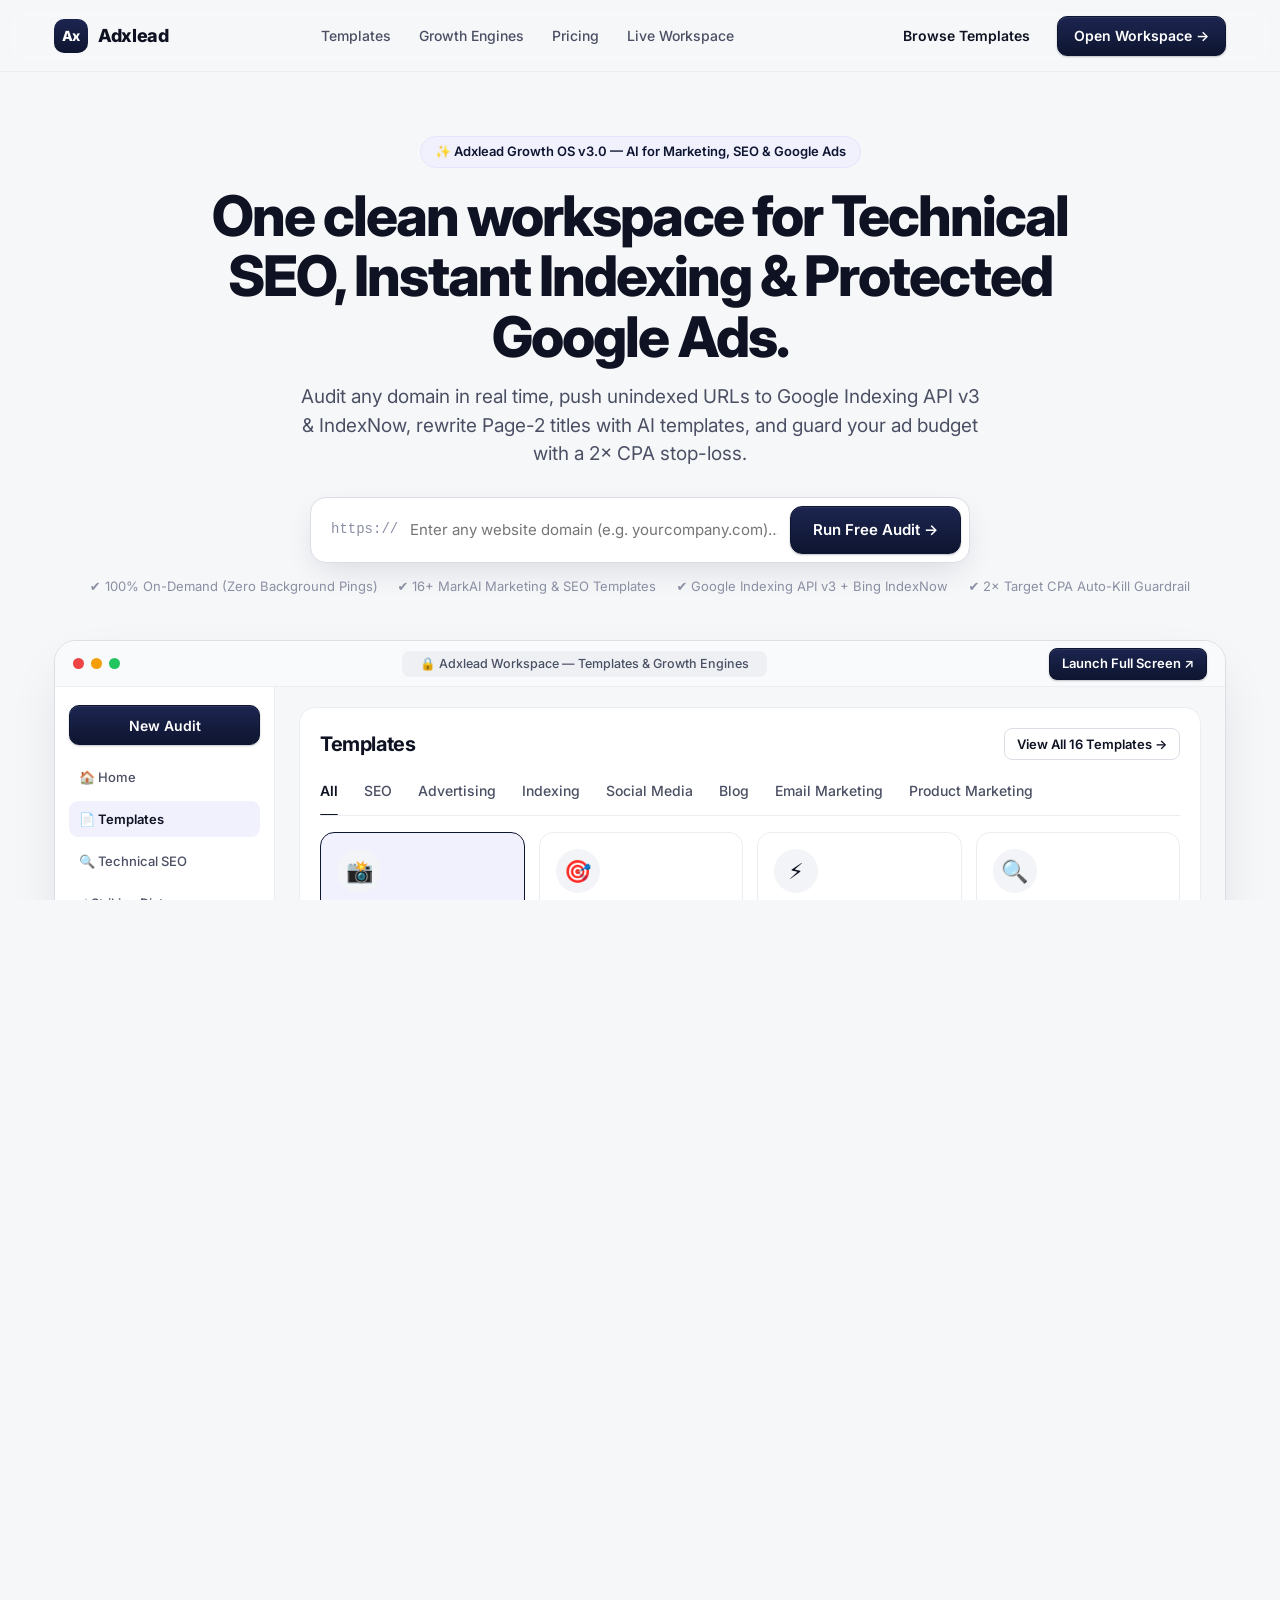
<file: index.html>
<!DOCTYPE html>
<html lang="en">
<head>
  <meta charset="UTF-8">
  <meta name="viewport" content="width=device-width, initial-scale=1.0">
  <title>Adxlead — AI for Marketing, Technical SEO & Protected Google Ads</title>
  <meta name="description" content="Adxlead Growth OS: 16+ AI marketing & SEO templates, live technical SEO crawler, Google Indexing API v3 & IndexNow dispatcher, striking-distance quick wins, and 2× CPA stop-loss Google Ads automation.">
  <link rel="preconnect" href="https://fonts.googleapis.com">
  <link rel="preconnect" href="https://fonts.gstatic.com" crossorigin>
  <link href="https://fonts.googleapis.com/css2?family=Inter:wght@400;500;600;700;800&display=swap" rel="stylesheet">
  <link rel="stylesheet" href="/assets/base.css">
  <style>
    /* ---------- Marketing Site Layout (MarkAI Clean SaaS Style) ---------- */
    .container { max-width: 1220px; margin: 0 auto; padding: 0 24px; }
    .site-nav {
      position: sticky; top: 0; z-index: 90; height: 72px;
      background: rgba(246, 247, 249, .88); backdrop-filter: saturate(160%) blur(10px);
      border-bottom: 1px solid var(--border); display: flex; align-items: center;
    }
    .nav-inner { width: 100%; display: flex; align-items: center; justify-content: space-between; gap: 20px; }
    .nav-links { display: flex; align-items: center; gap: 28px; font-weight: 500; color: var(--text-2); }
    .nav-links a:hover { color: var(--text); }
    .brand-link { display: inline-flex; align-items: center; gap: 10px; font-weight: 800; font-size: 18px; letter-spacing: -0.02em; }
    .brand-icon { width: 34px; height: 34px; border-radius: 10px; background: linear-gradient(180deg, var(--primary-2), var(--primary)); color: #fff; display: inline-flex; align-items: center; justify-content: center; font-size: 14px; font-weight: 800; }

    /* Hero */
    .hero { padding: 64px 0 40px; text-align: center; }
    .hero-badge {
      display: inline-flex; align-items: center; gap: 8px; height: 32px; padding: 0 14px;
      border-radius: 999px; background: var(--lavender); border: 1px solid var(--lavender-2);
      color: var(--primary); font-size: 13px; font-weight: 600;
    }
    .hero h1 {
      font-size: clamp(34px, 5vw, 56px); line-height: 1.08; font-weight: 800;
      letter-spacing: -0.035em; max-width: 860px; margin: 18px auto 16px;
    }
    .hero p.lead {
      font-size: clamp(16px, 2vw, 19px); color: var(--text-2); max-width: 680px; margin: 0 auto 28px;
    }
    .hero-audit-box {
      max-width: 660px; margin: 0 auto; padding: 8px; border-radius: 16px;
      background: var(--surface); border: 1px solid var(--border-strong);
      box-shadow: var(--shadow-lg); display: flex; align-items: center; gap: 10px;
    }
    .hero-audit-box .prefix { padding-left: 12px; color: var(--muted); font-family: ui-monospace, monospace; font-size: 14px; }
    .hero-audit-box input {
      flex: 1; border: 0; outline: none; height: 44px; font-size: 15px; background: transparent; min-width: 0;
    }
    .hero-meta { margin-top: 14px; display: flex; justify-content: center; gap: 20px; flex-wrap: wrap; font-size: 13px; color: var(--muted); }

    /* Browser Mockup Preview (MarkAI Live Frame) */
    .browser-frame {
      margin-top: 44px; border-radius: 22px; background: var(--surface);
      border: 1px solid var(--border-strong); box-shadow: 0 24px 60px -16px rgba(15, 18, 34, .14);
      overflow: hidden; text-align: left;
    }
    .browser-bar {
      height: 46px; padding: 0 18px; background: #F9FAFB; border-bottom: 1px solid var(--border);
      display: flex; align-items: center; justify-content: space-between;
    }
    .browser-dots { display: flex; gap: 7px; }
    .browser-dots span { width: 11px; height: 11px; border-radius: 50%; }
    .browser-url {
      padding: 4px 18px; border-radius: 8px; background: #EEF0F4; color: var(--text-2);
      font-size: 12.5px; font-weight: 500; display: inline-flex; align-items: center; gap: 6px;
    }
    .preview-shell { display: grid; grid-template-columns: 220px minmax(0, 1fr); background: var(--bg); }
    .preview-side { background: var(--surface); border-right: 1px solid var(--border); padding: 18px 14px; display: flex; flex-direction: column; gap: 6px; }
    .preview-nav-item { display: flex; align-items: center; gap: 10px; height: 36px; padding: 0 10px; border-radius: 9px; font-size: 13px; color: var(--text-2); font-weight: 500; }
    .preview-nav-item.active { background: var(--lavender); color: var(--text); font-weight: 600; }
    .preview-main { padding: 20px 24px; }
    .preview-panel { background: var(--surface); border: 1px solid var(--border); border-radius: 16px; padding: 20px; }
    .preview-grid { display: grid; grid-template-columns: repeat(4, minmax(0, 1fr)); gap: 14px; margin-top: 16px; }
    .p-card {
      padding: 16px; border-radius: 14px; border: 1px solid var(--border); background: var(--surface);
      display: flex; flex-direction: column; gap: 6px; transition: transform .15s, box-shadow .15s;
    }
    .p-card:hover { transform: translateY(-2px); box-shadow: var(--shadow); }
    .p-card.selected { background: var(--lavender); border-color: var(--primary); }
    .p-card h4 { font-size: 14px; font-weight: 600; margin-top: 6px; }
    .p-card p { font-size: 12.5px; color: var(--muted); line-height: 1.45; }

    /* Sections */
    .section { padding: 72px 0; }
    .section-head { text-align: center; max-width: 680px; margin: 0 auto 44px; }
    .section-head h2 { font-size: clamp(26px, 3.5vw, 38px); font-weight: 800; letter-spacing: -0.03em; margin-top: 10px; }
    .section-head p { color: var(--text-2); font-size: 16px; margin-top: 10px; }

    .bento-grid { display: grid; grid-template-columns: repeat(3, minmax(0, 1fr)); gap: 20px; }
    .bento-card {
      background: var(--surface); border: 1px solid var(--border); border-radius: 18px;
      padding: 26px; box-shadow: var(--shadow-sm); display: flex; flex-direction: column; gap: 10px;
    }
    .bento-card h3 { font-size: 18px; font-weight: 700; }
    .bento-card p { color: var(--text-2); font-size: 14px; line-height: 1.55; }

    /* Pricing */
    .pricing-grid { display: grid; grid-template-columns: repeat(3, minmax(0, 1fr)); gap: 20px; align-items: stretch; }
    .price-card {
      background: var(--surface); border: 1px solid var(--border); border-radius: 20px;
      padding: 28px; display: flex; flex-direction: column; gap: 16px; box-shadow: var(--shadow-sm);
    }
    .price-card.featured {
      background: var(--lavender); border: 2px solid var(--primary);
      box-shadow: var(--shadow-lg);
    }
    .price-amt { font-size: 38px; font-weight: 800; letter-spacing: -0.03em; }
    .price-amt small { font-size: 14px; font-weight: 500; color: var(--text-2); }
    .feat-list { list-style: none; margin: 0; padding: 0; display: flex; flex-direction: column; gap: 10px; font-size: 13.5px; color: var(--text-2); }
    .feat-list li { display: flex; align-items: center; gap: 8px; }
    .feat-list li b { color: var(--green); }

    /* Footer */
    .site-footer { border-top: 1px solid var(--border); background: var(--surface); padding: 40px 0; margin-top: 40px; }

    @media (max-width: 980px) {
      .preview-shell { grid-template-columns: 1fr; }
      .preview-side { display: none; }
      .preview-grid { grid-template-columns: repeat(2, minmax(0, 1fr)); }
      .bento-grid, .pricing-grid { grid-template-columns: 1fr; }
      .nav-links { display: none; }
    }
    @media (max-width: 560px) {
      .preview-grid { grid-template-columns: 1fr; }
      .hero-audit-box { flex-direction: column; align-items: stretch; }
      .hero-audit-box .prefix { display: none; }
    }
  </style>
</head>
<body>

  <!-- ================= NAVBAR ================= -->
  <header class="site-nav">
    <div class="container nav-inner">
      <a href="/" class="brand-link">
        <span class="brand-icon">Ax</span>
        <span>Adxlead</span>
      </a>

      <nav class="nav-links">
        <a href="#templates">Templates</a>
        <a href="#features">Growth Engines</a>
        <a href="#pricing">Pricing</a>
        <a href="/app?view=templates">Live Workspace</a>
      </nav>

      <div class="row gap-10">
        <a class="btn btn-ghost" href="/app?view=templates">Browse Templates</a>
        <a class="btn btn-primary" href="/app">Open Workspace →</a>
      </div>
    </div>
  </header>

  <!-- ================= HERO ================= -->
  <section class="hero">
    <div class="container">
      <span class="hero-badge">✨ Adxlead Growth OS v3.0 — AI for Marketing, SEO &amp; Google Ads</span>
      <h1>One clean workspace for Technical SEO, Instant Indexing &amp; Protected Google Ads.</h1>
      <p class="lead">
        Audit any domain in real time, push unindexed URLs to Google Indexing API v3 &amp; IndexNow, rewrite Page-2 titles with AI templates, and guard your ad budget with a 2× CPA stop-loss.
      </p>

      <form class="hero-audit-box" id="hero-audit-form">
        <span class="prefix">https://</span>
        <input id="hero-domain-input" type="text" placeholder="Enter any website domain (e.g. yourcompany.com)…" autocomplete="off">
        <button class="btn btn-primary btn-lg" type="submit">Run Free Audit →</button>
      </form>

      <div class="hero-meta">
        <span>✔ 100% On-Demand (Zero Background Pings)</span>
        <span>✔ 16+ MarkAI Marketing &amp; SEO Templates</span>
        <span>✔ Google Indexing API v3 + Bing IndexNow</span>
        <span>✔ 2× Target CPA Auto-Kill Guardrail</span>
      </div>

      <!-- ================= MARKAI INTERACTIVE PREVIEW FRAME ================= -->
      <div class="browser-frame" id="templates">
        <div class="browser-bar">
          <div class="browser-dots">
            <span style="background:#EF4444"></span>
            <span style="background:#F59E0B"></span>
            <span style="background:#22C55E"></span>
          </div>
          <div class="browser-url">🔒 Adxlead Workspace — Templates &amp; Growth Engines</div>
          <a class="btn btn-sm btn-primary" href="/app">Launch Full Screen ↗</a>
        </div>

        <div class="preview-shell">
          <aside class="preview-side">
            <a class="btn btn-primary btn-block" href="/app?view=home" style="margin-bottom:8px">New Audit</a>
            <a class="preview-nav-item" href="/app?view=home">🏠 Home</a>
            <a class="preview-nav-item active" href="/app?view=templates">📄 Templates</a>
            <a class="preview-nav-item" href="/app?view=tech-seo">🔍 Technical SEO</a>
            <a class="preview-nav-item" href="/app?view=quick-wins">⚡ Striking Distance</a>
            <a class="preview-nav-item" href="/app?view=rank-tracker">📈 Rank Tracker</a>
            <a class="preview-nav-item" href="/app?view=campaigns">🚀 Campaigns</a>
            <a class="preview-nav-item" href="/app?view=off-page">🔗 Off-Page &amp; PR</a>
            <div style="height:1px;background:var(--border);margin:8px 4px"></div>
            <a class="preview-nav-item" href="/app?view=templates"><span class="dot" style="background:#F59E0B"></span> Favorite Tools <span class="chip" style="margin-left:auto;height:20px;font-size:11px">10</span></a>
            <a class="preview-nav-item" href="/app?view=templates"><span class="dot" style="background:#5B5BD6"></span> Popular Tools <span class="chip" style="margin-left:auto;height:20px;font-size:11px">10</span></a>
            <a class="preview-nav-item" href="/app?view=templates"><span class="dot" style="background:#16A34A"></span> Recent Tools <span class="chip" style="margin-left:auto;height:20px;font-size:11px">10</span></a>
          </aside>

          <div class="preview-main">
            <div class="preview-panel">
              <div class="between" style="margin-bottom:10px">
                <h3 style="font-size:20px">Templates</h3>
                <a class="btn btn-sm" href="/app?view=templates">View All 16 Templates →</a>
              </div>

              <div class="tabs">
                <span class="tab active">All</span>
                <span class="tab">SEO</span>
                <span class="tab">Advertising</span>
                <span class="tab">Indexing</span>
                <span class="tab">Social Media</span>
                <span class="tab">Blog</span>
                <span class="tab">Email Marketing</span>
                <span class="tab">Product Marketing</span>
              </div>

              <div class="preview-grid">
                <a class="p-card selected" href="/app?view=templates">
                  <div class="emoji-tile">📸</div>
                  <h4>AI Click-Magnet SERP Title</h4>
                  <p>Catchy, high-CTR title tags and meta descriptions to boost organic clicks.</p>
                  <div class="row gap-8 mt-8">
                    <span class="chip">SEO</span>
                    <span class="tag-text green">Pro Subs</span>
                  </div>
                </a>

                <a class="p-card" href="/app?view=campaigns">
                  <div class="emoji-tile">🎯</div>
                  <h4>Google Ads RSA Copy</h4>
                  <p>High-converting Responsive Search Ad text to grab attention and drive clicks.</p>
                  <div class="row gap-8 mt-8">
                    <span class="chip">Advertising</span>
                    <span class="tag-text green">Pro Subs</span>
                  </div>
                </a>

                <a class="p-card" href="/app?view=tech-seo">
                  <div class="emoji-tile">⚡</div>
                  <h4>Instant URL Indexer</h4>
                  <p>Push unindexed sitemap pages directly to Google Indexing API v3 &amp; IndexNow.</p>
                  <div class="row gap-8 mt-8">
                    <span class="chip">Indexing</span>
                    <span class="tag-text green">Pro Subs</span>
                  </div>
                </a>

                <a class="p-card" href="/app?view=templates">
                  <div class="emoji-tile">🔍</div>
                  <h4>SEO-Optimized Blog Post</h4>
                  <p>AI-powered long-form blog posts designed for top search rankings.</p>
                  <div class="row gap-8 mt-8">
                    <span class="chip">SEO</span>
                    <span class="tag-text amber">Beta</span>
                  </div>
                </a>

                <a class="p-card" href="/app?view=quick-wins">
                  <div class="emoji-tile">🚀</div>
                  <h4>Striking Distance Miner</h4>
                  <p>Find keywords ranking Position 4–20 and deploy 4-part CTR diagnostics.</p>
                  <div class="row gap-8 mt-8">
                    <span class="chip">SEO</span>
                    <span class="tag-text green">Pro Subs</span>
                  </div>
                </a>

                <a class="p-card" href="/app?view=campaigns">
                  <div class="emoji-tile">🛡️</div>
                  <h4>Negative Keyword Shield</h4>
                  <p>Block junk search intent (free, jobs, cracks, login) before launching ads.</p>
                  <div class="row gap-8 mt-8">
                    <span class="chip">Advertising</span>
                    <span class="tag-text green">Pro Subs</span>
                  </div>
                </a>

                <a class="p-card" href="/app?view=off-page">
                  <div class="emoji-tile">🧩</div>
                  <h4>Entity JSON-LD Schema</h4>
                  <p>Generate Organization, FAQPage, and sameAs Knowledge Graph markup.</p>
                  <div class="row gap-8 mt-8">
                    <span class="chip">SEO</span>
                  </div>
                </a>

                <a class="p-card" href="/app?view=report">
                  <div class="emoji-tile">📊</div>
                  <h4>White-Label Client Report</h4>
                  <p>Export executive A4 PDF audits for clients and agency stakeholders.</p>
                  <div class="row gap-8 mt-8">
                    <span class="chip">Product Marketing</span>
                    <span class="tag-text green">Pro Subs</span>
                  </div>
                </a>
              </div>
            </div>
          </div>
        </div>
      </div>
    </div>
  </section>

  <!-- ================= 6 CORE GROWTH ENGINES ================= -->
  <section class="section" id="features">
    <div class="container">
      <div class="section-head">
        <span class="chip chip-violet">UNIFIED GROWTH OPERATING SYSTEM</span>
        <h2>Everything you need to rank, index, and convert</h2>
        <p>Built for founders, in-house growth teams, and performance agencies who want real telemetry instead of bloated dashboards.</p>
      </div>

      <div class="bento-grid">
        <div class="bento-card">
          <div class="emoji-tile">🔍</div>
          <h3>1. Live Technical SEO Crawler</h3>
          <p>Fetches live HTML, discovers XML sitemaps, measures TTFB latency, verifies canonical tags &amp; mobile viewport, and computes a 0–100 Health Score.</p>
          <a class="btn btn-sm mt-8" href="/app?view=tech-seo" style="align-self:flex-start">Open Technical SEO →</a>
        </div>

        <div class="bento-card">
          <div class="emoji-tile">⚡</div>
          <h3>2. Instant Indexing API v3 + IndexNow</h3>
          <p>Automatically separates Unindexed vs Indexed URLs and dispatches batches of 15 URLs to Google Indexing API v3 and Bing/Yandex IndexNow.</p>
          <a class="btn btn-sm mt-8" href="/app?view=tech-seo" style="align-self:flex-start">Open Index Dispatcher →</a>
        </div>

        <div class="bento-card">
          <div class="emoji-tile">🚀</div>
          <h3>3. Striking-Distance CTR Engine</h3>
          <p>Isolates keywords stuck at Position 4–20 with a real-time Google SERP Preview Card, 4-part diagnostic (Defect, Cause, Bleed, Fix), and 1-click Title copy.</p>
          <a class="btn btn-sm mt-8" href="/app?view=quick-wins" style="align-self:flex-start">Open Quick Wins →</a>
        </div>

        <div class="bento-card">
          <div class="emoji-tile">📈</div>
          <h3>4. Rank Tracker &amp; 30% Refresh Protocol</h3>
          <p>Tracks target keywords, 7-day movement, and SERP feature ownership, and generates a 5-step Top-3 Booster plan for decaying pages.</p>
          <a class="btn btn-sm mt-8" href="/app?view=rank-tracker" style="align-self:flex-start">Open Rank Tracker →</a>
        </div>

        <div class="bento-card">
          <div class="emoji-tile">🛡️</div>
          <h3>5. Google Ads Runner &amp; 2× CPA Guard</h3>
          <p>Enforces Exact &amp; Phrase match discipline, pre-attaches a Negative Keyword Shield, and auto-pauses any ad spending &gt; 2× Target CPA with 0 conversions.</p>
          <a class="btn btn-sm mt-8" href="/app?view=campaigns" style="align-self:flex-start">Open Ads Architect →</a>
        </div>

        <div class="bento-card">
          <div class="emoji-tile">🔗</div>
          <h3>6. SpamBrain Shield &amp; White-Label PDF</h3>
          <p>Calculates backlink anchor-text safety ratios, lists DR 85+ entity directories, and exports a clean printable A4 Executive Audit Report.</p>
          <a class="btn btn-sm mt-8" href="/app?view=report" style="align-self:flex-start">Open Client Report →</a>
        </div>
      </div>
    </div>
  </section>

  <!-- ================= PRICING ================= -->
  <section class="section" id="pricing" style="padding-top:20px">
    <div class="container">
      <div class="section-head">
        <span class="chip chip-green">TRANSPARENT SAAS PRICING</span>
        <h2>Start free, scale as your domains grow</h2>
        <p>Every plan includes our MarkAI-inspired workspace, zero unsolicited background pings, and full local privacy.</p>
      </div>

      <div class="pricing-grid">
        <div class="price-card">
          <div>
            <span class="chip">Starter</span>
            <h3 class="mt-8">Free Forever</h3>
          </div>
          <div class="price-amt">$0 <small>/ month</small></div>
          <ul class="feat-list">
            <li><b>✓</b> 1 Active Website Project</li>
            <li><b>✓</b> 5 Live Domain Crawls / month</li>
            <li><b>✓</b> 16 AI Marketing &amp; SEO Templates</li>
            <li><b>✓</b> Bing / Yandex IndexNow Pushes</li>
          </ul>
          <a class="btn btn-block mt-8" href="/app" style="margin-top:auto">Start Free in Workspace</a>
        </div>

        <div class="price-card featured">
          <div class="between">
            <span class="chip chip-violet">Most Popular</span>
            <span class="tag-text green">7-Day Trial</span>
          </div>
          <h3>Pro Growth</h3>
          <div class="price-amt">$29 <small>/ mo · ₹2,499/mo</small></div>
          <ul class="feat-list">
            <li><b>✓</b> 5 Website Domains + History</li>
            <li><b>✓</b> Google Search Console OAuth Sync</li>
            <li><b>✓</b> Google Indexing API v3 Batch Push</li>
            <li><b>✓</b> 100 Tracked Keywords + 24/7 Ads ARM Script</li>
          </ul>
          <a class="btn btn-primary btn-block" href="/app" style="margin-top:auto">Launch Pro Workspace →</a>
        </div>

        <div class="price-card">
          <div>
            <span class="chip">Agencies &amp; Teams</span>
            <h3 class="mt-8">Agency Scale</h3>
          </div>
          <div class="price-amt">$99 <small>/ mo · ₹7,999/mo</small></div>
          <ul class="feat-list">
            <li><b>✓</b> 25 Client Domains &amp; Multi-Seat Access</li>
            <li><b>✓</b> 1,000 Daily Tracked Keywords</li>
            <li><b>✓</b> Google Ads API Direct Stop-Loss Execution</li>
            <li><b>✓</b> Custom-Branded White-Label PDF Reports</li>
          </ul>
          <a class="btn btn-block" href="/app?view=report" style="margin-top:auto">Preview White-Label Report</a>
        </div>
      </div>
    </div>
  </section>

  <!-- ================= FOOTER ================= -->
  <footer class="site-footer">
    <div class="container between wrap gap-12">
      <div class="row gap-10">
        <span class="brand-icon">Ax</span>
        <b>Adxlead Growth OS</b>
        <span class="small muted">© 2026 Adxlead. All rights reserved.</span>
      </div>
      <div class="row gap-16 small text-2">
        <a href="/app?view=templates">Templates</a>
        <a href="/app?view=tech-seo">Technical SEO</a>
        <a href="/app?view=campaigns">Google Ads ARM</a>
        <a href="/app?view=report">Client Report</a>
      </div>
    </div>
  </footer>

  <script>
    document.getElementById("hero-audit-form")?.addEventListener("submit", function (e) {
      e.preventDefault();
      var val = (document.getElementById("hero-domain-input")?.value || "").trim();
      if (val) {
        window.location.href = "/app?view=home&domain=" + encodeURIComponent(val);
      } else {
        window.location.href = "/app?view=home";
      }
    });
  </script>
</body>
</html>
</file>
<file: assets/base.css>
/* ==========================================================================
   Adxlead Growth OS — Design System (MarkAI-inspired clean SaaS UI)
   White canvas · soft grey shell · deep navy primary · lavender selection
   ========================================================================== */

:root {
  --bg: #F6F7F9;
  --surface: #FFFFFF;
  --surface-2: #FAFAFB;
  --border: #ECEDF1;
  --border-strong: #DCDEE5;
  --text: #0F1222;
  --text-2: #4A4F63;
  --muted: #8A8FA3;
  --primary: #0E1530;
  --primary-2: #1C2550;
  --primary-ring: rgba(14, 21, 48, .12);
  --lavender: #F1F1FE;
  --lavender-2: #E4E4FB;
  --violet: #5B5BD6;
  --green: #16A34A;
  --green-bg: #EAF8EF;
  --amber: #D97706;
  --amber-bg: #FFF5E6;
  --red: #DC2626;
  --red-bg: #FDECEC;
  --blue: #2563EB;
  --blue-bg: #EAF1FE;
  --radius-sm: 8px;
  --radius: 12px;
  --radius-lg: 16px;
  --radius-xl: 20px;
  --shadow-sm: 0 1px 2px rgba(16, 24, 40, .04);
  --shadow: 0 1px 3px rgba(16, 24, 40, .06), 0 1px 2px rgba(16, 24, 40, .04);
  --shadow-lg: 0 12px 32px -8px rgba(16, 24, 40, .14);
  --sidebar-w: 248px;
  --topbar-h: 72px;
  --font: "Inter", ui-sans-serif, system-ui, -apple-system, "Segoe UI", Roboto, sans-serif;
}

* { box-sizing: border-box; }
html, body { margin: 0; padding: 0; height: 100%; overflow-x: hidden; }
body {
  font-family: var(--font);
  font-size: 14px;
  line-height: 1.5;
  color: var(--text);
  background: var(--bg);
  -webkit-font-smoothing: antialiased;
  overflow-y: scroll;
}

/* Always-visible, clean SaaS scrollbars (slidebars) */
::-webkit-scrollbar { width: 10px; height: 10px; }
::-webkit-scrollbar-track { background: #EEF0F4; border-radius: 999px; }
::-webkit-scrollbar-thumb { background: #B8BDCB; border-radius: 999px; border: 2px solid #EEF0F4; }
::-webkit-scrollbar-thumb:hover { background: #8A90A6; }
a { color: inherit; text-decoration: none; }
button, input, select, textarea { font: inherit; color: inherit; }
button { cursor: pointer; }
img, svg { display: block; }
h1, h2, h3, h4 { margin: 0; letter-spacing: -0.02em; color: var(--text); }
p { margin: 0; }
code, .mono { font-family: ui-monospace, SFMono-Regular, Menlo, Consolas, monospace; }
.hidden { display: none !important; }
.sr-only { position: absolute; width: 1px; height: 1px; overflow: hidden; clip: rect(0 0 0 0); }

/* ---------- Icons ---------- */
.ico { width: 18px; height: 18px; stroke: currentColor; fill: none; stroke-width: 1.8; stroke-linecap: round; stroke-linejoin: round; flex-shrink: 0; }
.ico-sm { width: 15px; height: 15px; }
.ico-lg { width: 22px; height: 22px; }

/* ---------- Buttons ---------- */
.btn {
  display: inline-flex; align-items: center; justify-content: center; gap: 8px;
  height: 40px; padding: 0 16px; border-radius: 10px;
  border: 1px solid var(--border-strong); background: var(--surface);
  font-weight: 600; font-size: 14px; color: var(--text);
  transition: background .15s, border-color .15s, box-shadow .15s, transform .05s;
  white-space: nowrap;
}
.btn:hover { background: var(--surface-2); border-color: #CDD0D9; }
.btn:active { transform: translateY(1px); }
.btn:disabled { opacity: .55; cursor: not-allowed; }
.btn-primary {
  background: linear-gradient(180deg, var(--primary-2) 0%, var(--primary) 100%);
  border-color: var(--primary); color: #fff;
  box-shadow: 0 1px 2px rgba(14,21,48,.25), inset 0 1px 0 rgba(255,255,255,.08);
}
.btn-primary:hover { background: linear-gradient(180deg, #26306A 0%, #121A3A 100%); border-color: #121A3A; }
.btn-ghost { border-color: transparent; background: transparent; }
.btn-ghost:hover { background: #F0F1F4; }
.btn-sm { height: 32px; padding: 0 12px; font-size: 13px; border-radius: 8px; }
.btn-lg { height: 48px; padding: 0 22px; font-size: 15px; border-radius: 12px; }
.btn-block { width: 100%; }
.icon-btn {
  width: 36px; height: 36px; border-radius: 10px; display: inline-flex; align-items: center; justify-content: center;
  border: 1px solid var(--border); background: var(--surface); color: var(--text-2);
}
.icon-btn:hover { background: var(--surface-2); color: var(--text); }
.icon-btn.active { background: var(--primary); color: #fff; border-color: var(--primary); }

/* ---------- Inputs ---------- */
.input, .select, .textarea {
  width: 100%; height: 42px; padding: 0 14px; border-radius: 10px;
  border: 1px solid var(--border-strong); background: var(--surface);
  outline: none; transition: border-color .15s, box-shadow .15s;
}
.textarea { height: auto; min-height: 140px; padding: 12px 14px; resize: vertical; line-height: 1.6; font-family: ui-monospace, SFMono-Regular, Menlo, Consolas, monospace; font-size: 13px; }
.input:focus, .select:focus, .textarea:focus { border-color: var(--primary); box-shadow: 0 0 0 4px var(--primary-ring); }
.input-group { position: relative; display: flex; align-items: center; }
.input-group .ico { position: absolute; left: 13px; color: var(--muted); pointer-events: none; }
.input-group .input { padding-left: 40px; }
.label { display: block; font-size: 13px; font-weight: 600; color: var(--text-2); margin-bottom: 6px; }

/* ---------- Chips / Badges ---------- */
.chip {
  display: inline-flex; align-items: center; gap: 6px; height: 26px; padding: 0 10px;
  border-radius: 7px; font-size: 12.5px; font-weight: 500;
  background: #F1F2F5; color: var(--text-2); white-space: nowrap;
}
.chip-green { background: var(--green-bg); color: var(--green); }
.chip-amber { background: var(--amber-bg); color: var(--amber); }
.chip-red { background: var(--red-bg); color: var(--red); }
.chip-blue { background: var(--blue-bg); color: var(--blue); }
.chip-violet { background: var(--lavender); color: var(--violet); }
.tag-text { font-size: 12.5px; font-weight: 600; }
.tag-text.green { color: var(--green); }
.tag-text.amber { color: var(--amber); }
.dot { width: 8px; height: 8px; border-radius: 50%; display: inline-block; flex-shrink: 0; }

/* ---------- Cards ---------- */
.card { background: var(--surface); border: 1px solid var(--border); border-radius: var(--radius-lg); box-shadow: var(--shadow-sm); }
.card-pad { padding: 20px; }
.card-head { display: flex; align-items: center; justify-content: space-between; gap: 12px; padding: 18px 20px; border-bottom: 1px solid var(--border); }
.card-head h3 { font-size: 15px; font-weight: 700; }
.card-sub { color: var(--muted); font-size: 13px; }

/* ---------- Tabs (underline, MarkAI style) ---------- */
.tabs { display: flex; gap: 26px; border-bottom: 1px solid var(--border); overflow-x: auto; scrollbar-width: none; }
.tabs::-webkit-scrollbar { display: none; }
.tab {
  position: relative; padding: 10px 0 14px; background: none; border: 0;
  color: var(--text-2); font-weight: 500; font-size: 14px; white-space: nowrap;
}
.tab:hover { color: var(--text); }
.tab.active { color: var(--text); font-weight: 600; }
.tab.active::after { content: ""; position: absolute; left: 0; right: 0; bottom: -1px; height: 2px; border-radius: 2px; background: var(--text); }

/* Segmented control */
.segmented { display: inline-flex; padding: 3px; gap: 2px; background: #F1F2F5; border-radius: 10px; }
.segmented button { border: 0; background: transparent; height: 32px; padding: 0 12px; border-radius: 8px; font-weight: 500; color: var(--text-2); font-size: 13px; }
.segmented button.active { background: var(--surface); color: var(--text); box-shadow: var(--shadow); font-weight: 600; }

/* ---------- Tables ---------- */
.table-wrap { overflow-x: auto; }
table.table { width: 100%; border-collapse: collapse; font-size: 13.5px; }
.table th { text-align: left; font-weight: 600; color: var(--muted); font-size: 12px; text-transform: uppercase; letter-spacing: .04em; padding: 12px 20px; background: var(--surface-2); border-bottom: 1px solid var(--border); white-space: nowrap; }
.table td { padding: 14px 20px; border-bottom: 1px solid var(--border); vertical-align: middle; }
.table tr:last-child td { border-bottom: 0; }
.table tbody tr:hover td { background: #FCFCFD; }

/* ---------- Toast ---------- */
.toast-stack { position: fixed; right: 20px; bottom: 20px; z-index: 300; display: flex; flex-direction: column; gap: 10px; }
.toast {
  min-width: 260px; max-width: 380px; padding: 12px 16px; border-radius: 12px; background: var(--primary); color: #fff;
  box-shadow: var(--shadow-lg); font-size: 13.5px; display: flex; gap: 10px; align-items: flex-start;
  animation: toastIn .2s ease-out;
}
.toast.error { background: #7F1D1D; }
@keyframes toastIn { from { opacity: 0; transform: translateY(8px); } to { opacity: 1; transform: none; } }

/* ---------- Modal ---------- */
.modal-backdrop { position: fixed; inset: 0; z-index: 200; background: rgba(15, 18, 34, .42); backdrop-filter: blur(3px); display: flex; align-items: center; justify-content: center; padding: 20px; }
.modal { width: 100%; max-width: 640px; max-height: calc(100vh - 40px); overflow: auto; background: var(--surface); border-radius: var(--radius-xl); box-shadow: var(--shadow-lg); }
.modal-lg { max-width: 920px; }
.modal-head { display: flex; align-items: flex-start; justify-content: space-between; gap: 16px; padding: 22px 24px 0; }
.modal-body { padding: 20px 24px 24px; }
.modal-foot { display: flex; justify-content: flex-end; gap: 10px; padding: 16px 24px; border-top: 1px solid var(--border); background: var(--surface-2); border-radius: 0 0 var(--radius-xl) var(--radius-xl); }

/* Emoji tile (MarkAI tool icon) */
.emoji-tile { width: 44px; height: 44px; border-radius: 50%; background: #F3F4F7; display: inline-flex; align-items: center; justify-content: center; font-size: 22px; flex-shrink: 0; }
.emoji-tile.lg { width: 52px; height: 52px; font-size: 26px; }

/* Utility */
.row { display: flex; align-items: center; gap: 10px; }
.between { display: flex; align-items: center; justify-content: space-between; gap: 12px; }
.stack { display: flex; flex-direction: column; }
.gap-4 { gap: 4px; } .gap-8 { gap: 8px; } .gap-12 { gap: 12px; } .gap-16 { gap: 16px; } .gap-20 { gap: 20px; }
.wrap { flex-wrap: wrap; }
.muted { color: var(--muted); }
.text-2 { color: var(--text-2); }
.small { font-size: 12.5px; }
.bold { font-weight: 700; }
.semibold { font-weight: 600; }
.truncate { overflow: hidden; text-overflow: ellipsis; white-space: nowrap; }
.grid { display: grid; gap: 16px; }
.mt-4 { margin-top: 4px; } .mt-8 { margin-top: 8px; } .mt-12 { margin-top: 12px; } .mt-16 { margin-top: 16px; } .mt-20 { margin-top: 20px; } .mt-24 { margin-top: 24px; }
.spinner { width: 16px; height: 16px; border-radius: 50%; border: 2px solid rgba(255,255,255,.35); border-top-color: #fff; animation: spin .7s linear infinite; }
.spinner.dark { border-color: rgba(14,21,48,.15); border-top-color: var(--primary); }
@keyframes spin { to { transform: rotate(360deg); } }
.kbd { display: inline-flex; align-items: center; height: 20px; padding: 0 6px; border-radius: 5px; border: 1px solid var(--border-strong); background: var(--surface-2); font-size: 11px; color: var(--muted); font-family: var(--font); }
</file>
